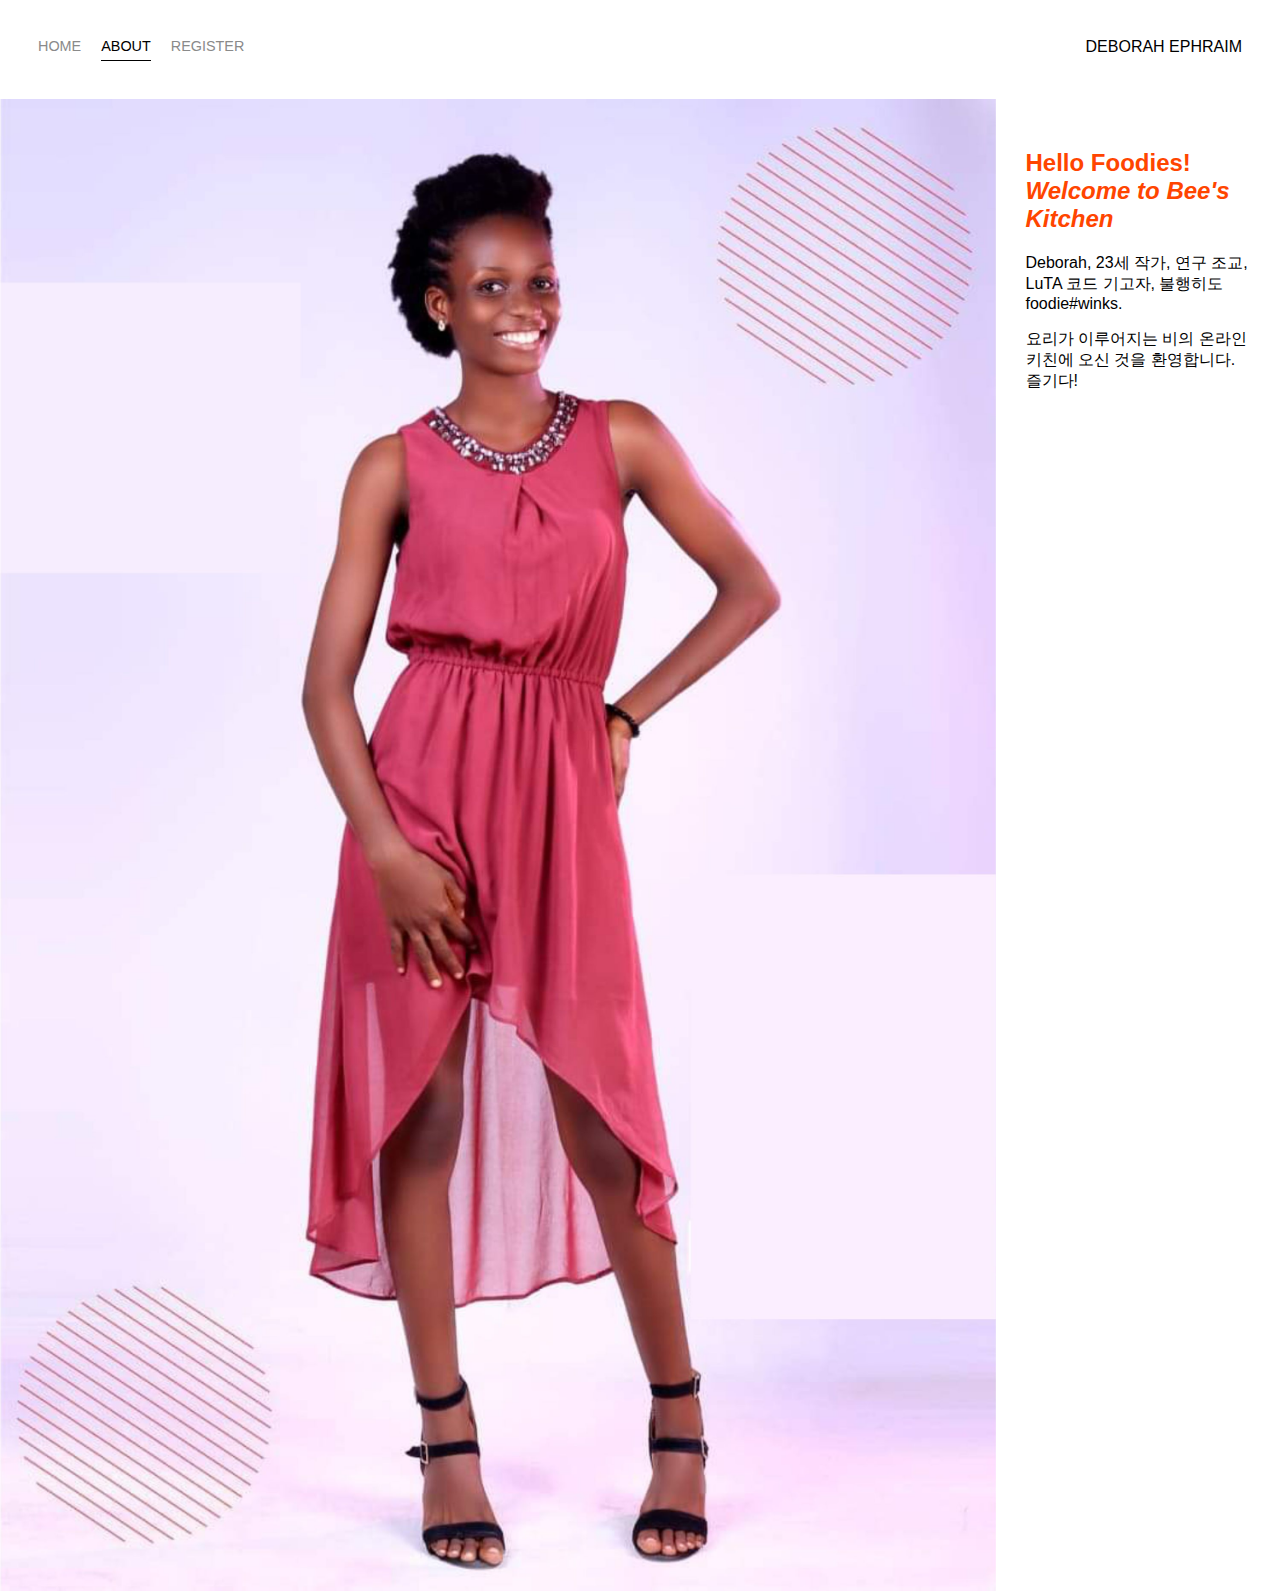
<file: about.html>
<!DOCTYPE html>
<html>
<head>
    <meta charset="utf-8" />
    <title>About Deborah Ephraim</title>
    <link rel="stylesheet" href="styles.css">
</head>  
<body>
    <div class="container">
        <div class="nav-wrapper">
            <div class="left-side">
                <div class="nav-link-wrapper ">
                    <a href="index.html">Home</a>
                </div>
                <div class="nav-link-wrapper active-nav-link">
                    <a href="about.html">About</a>
                </div>
                <div class="nav-link-wrapper">
                    <a href="register.html">register</a>
                </div>
            </div>
            <div class="right-side">
                <div class="brand">
                    <div>DEBORAH EPHRAIM</div>
                </div>    
            </div>
        </div>
        <div class="content-wrapper">
            <div class="two-column-wrapper">
                <div class="profile-image-wrapper">
                    <img src="imagecache/bee.jpg">
                </div>

                <div class="profile-content-wrapper">
                    <h2>Hello Foodies! <br><em>Welcome to Bee's Kitchen</em></h2>
                    <p>Deborah, 23세 작가, 연구 조교, LuTA 코드 기고자, 불행히도 foodie#winks.<p> 
                    <p>요리가 이루어지는 비의 온라인 키친에 오신 것을 환영합니다. 즐기다!</p>
                </div>
            </div>
        </div>
    </div>
</body> 
</html>
</file>
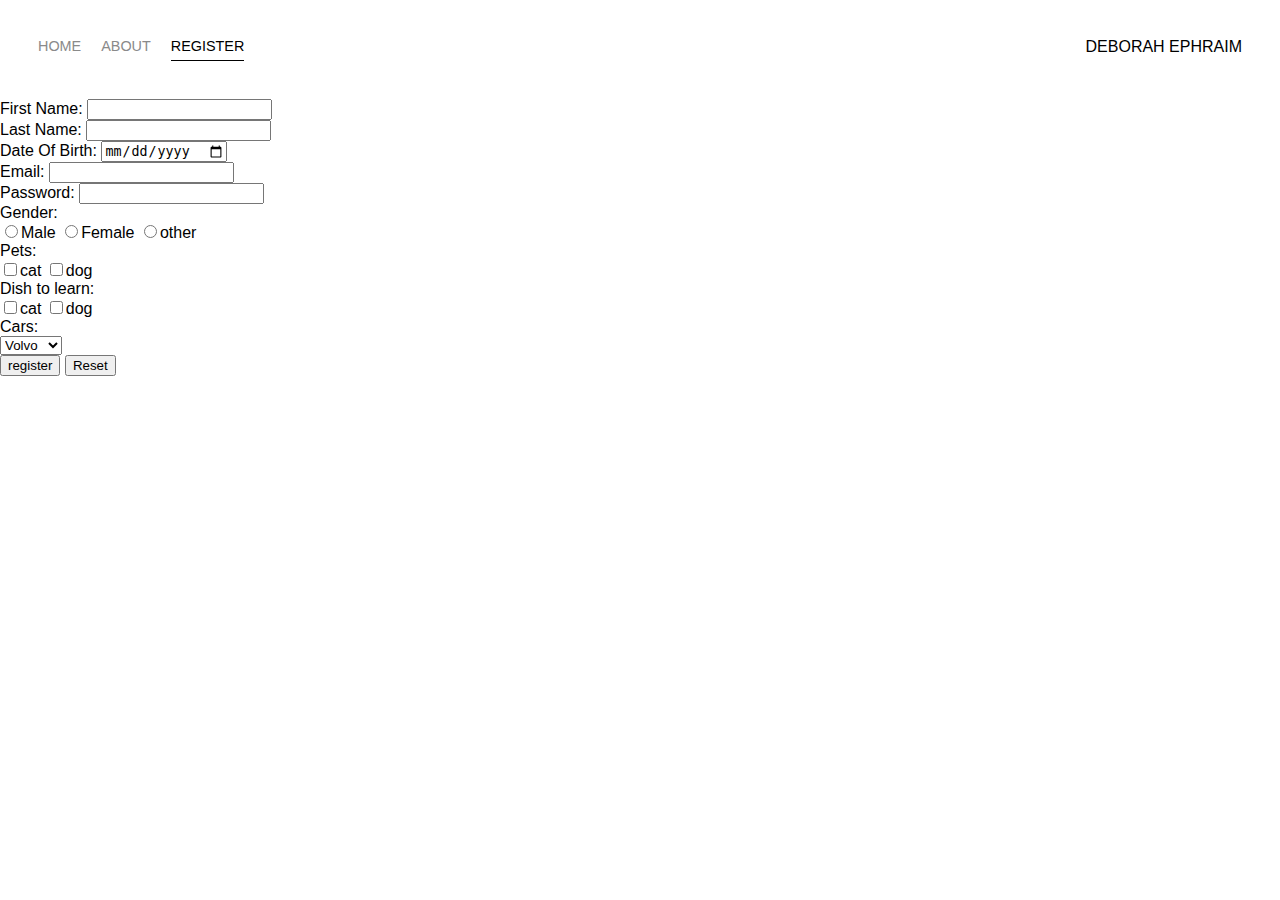
<file: register.html>
<!DOCTYPE html>
<html>
<head>
    <meta charset="utf-8" />
    <title>Bee's Dream Kitchen</title>
    <link rel="stylesheet" href="styles.css">
</head>
<body>
    <div class="container">
        <div class="nav-wrapper">
            <div class="left-side">
                <div class="nav-link-wrapper ">
                    <a href="index.html">Home</a>
                </div>

                <div class="nav-link-wrapper">
                    <a href="about.html">About</a>
                </div>

                <div class="nav-link-wrapper active-nav-link">
                    <a href="register.html">register</a>
                </div>
            </div>
            
            <div class="right-side">
                <div class="brand">
                    <div>DEBORAH EPHRAIM</div>
                </div>    
            </div>
        </div>

        <div class="reg-container">
            <form method="post" action="action.php">
                First Name: <input type="text" name="firstname"><br>
                Last Name: <input type="text" name="lastname"><br>
                Date Of Birth: <input type="date" name="birthday"><br>
                Email: <input type="email" name="email" required><br>
                Password: <input type="password" name="password" min="5"><br>
                Gender:<br>
                <input type="radio" name="gender" value="male">Male
                <input type="radio" name="gender" value="female">Female
                <input type="radio" name="gender" value="other">other<br>
                Pets:<br>
                <input type="checkbox" name="cat">cat
                <input type="checkbox" name="dog">dog<br>
                Dish to learn:<br>
                <input type="checkbox" name="cat">cat
                <input type="checkbox" name="dog">dog<br>
                Cars: <br>
                <select name="cars">
                    <option value="volvo" name="volvo">Volvo</option>
                    <option value="audi" name="audi">Audi</option>
                    <option value="toyota" name="toyota">Toyota</option>
                </select><br>
                <input type="submit" value="register">
                <input type="reset">
            </form>
        </div>
    
    </body>
</html>
</file>
<file: styles.css>
body {font-family: 'Poppins', sans-serif;margin: 0px;}
.container {display: grid; grid-template-columns: 1fr;}
.nav-wrapper {display: flex; justify-content: space-between; padding: 38px;}
.left-side {display: flex;}
.nav-wrapper > .left-side > div {margin-right: 20px;font-size: 0.9em;text-transform: uppercase;}
.nav-link-wrapper {height: 22px;border-bottom: 1px solid transparent;transition: border-bottom 0.5s;}
.nav-link-wrapper a {color: #8a8a8a;text-decoration: none;transition: color 0.5s;}
.nav-link-wrapper:hover {border-bottom: 1px solid black;}
.nav-link-wrapper a:hover {color: black;}
.active-nav-link {border-bottom: 1px solid black;}
.active-nav-link a {color: black !important;}
.portfolio-items-wrapper {display: grid;grid-template-columns: repeat(3, 1fr);}
.portfolio-item-wrapper {position: relative;}
.portfolio-img-background {display: flex;height: 350px;width: 100%;background-size: cover;background-position: center;background-repeat: no-repeat;}
.img-text-wrapper {position: absolute;top: 0;display: flex;flex-direction: column;justify-content: space-around;align-items: flex-start;height: 100%;text-align: center;padding-left: 100px;padding-right: 100px;}
.logo-wrapper img{width: 50%;margin-bottom: 20px;}
.img-text-wrapper .subtitle {transition: 1s;font-weight: 600;color: transparent;}
.img-text-wrapper:hover .subtitle {font-weight: 600;color: lightblue;}
.img-darken {transition: 1s;filter: brightness(10%);}
.two-column-wrapper {display: grid;grid-template-columns: 1fr 1fr;}
.profile-image-wrapper img {width: 100%;}
.profile-content-wrapper {padding: 30px;}
.profile-content-wrapper h2 {color: orangered;}
.two-column-wrapper {display: flex;}
</file>
